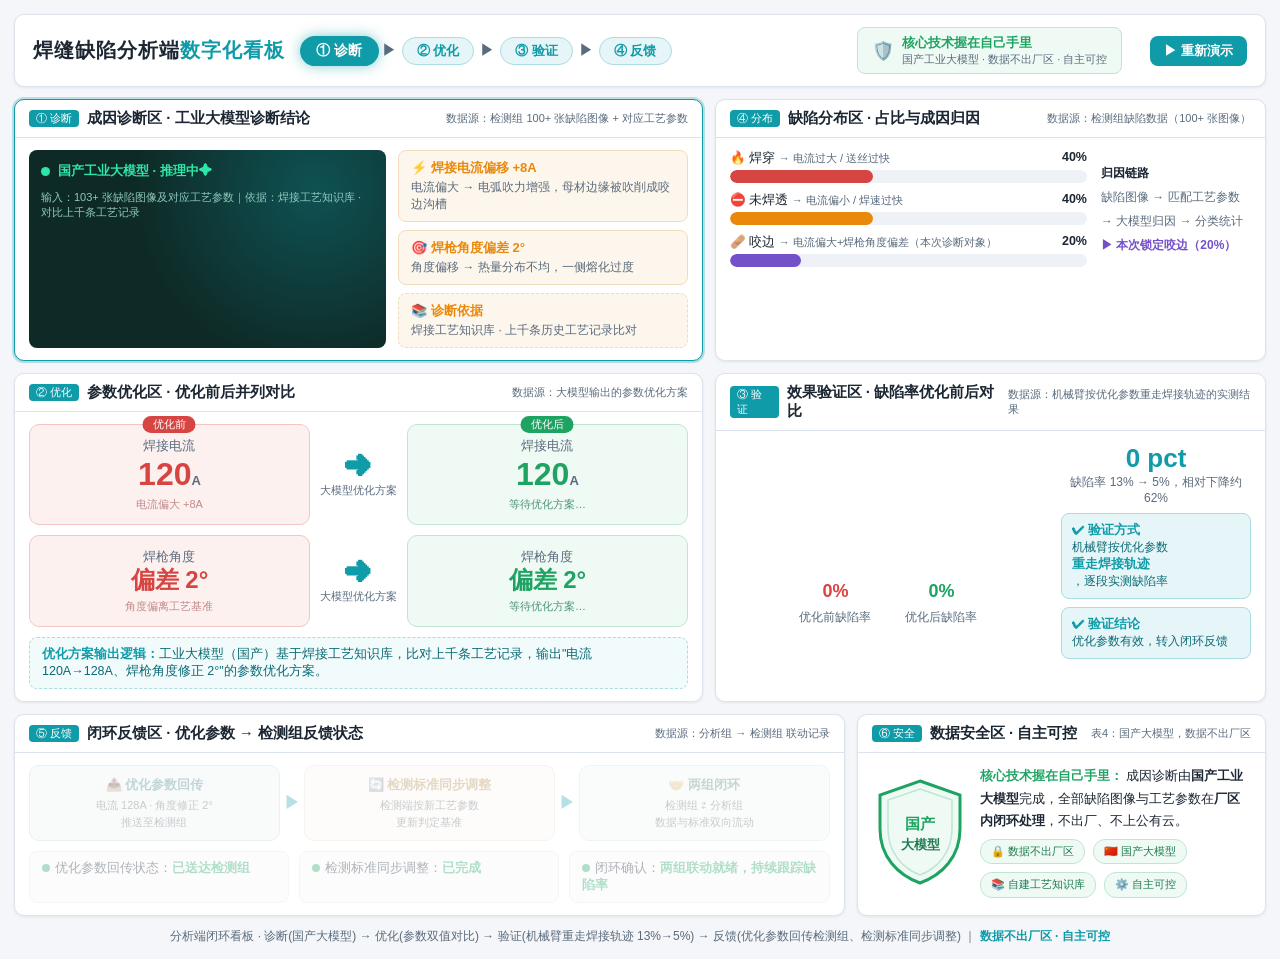
<file: weld-dashboard-modular/index.html>
<!DOCTYPE html>
<html lang="zh-CN">
<head>
<meta charset="UTF-8">
<meta name="viewport" content="width=device-width, initial-scale=1.0">
<title>焊缝缺陷分析端数字化看板 · 诊断→优化→验证→反馈闭环</title>
<link rel="stylesheet" href="css/style.css">
</head>
<body>

<!-- 顶栏：诊断→优化→验证→反馈 闭环 + 自主可控 -->
<div class="topbar">
  <h1>焊缝缺陷分析端<span>数字化看板</span></h1>
  <div class="loop">
    <span class="node">① 诊断</span><span class="arrow">▶</span>
    <span class="node">② 优化</span><span class="arrow">▶</span>
    <span class="node">③ 验证</span><span class="arrow">▶</span>
    <span class="node">④ 反馈</span>
  </div>
  <div class="sovereign">
    <span class="flag">🛡️</span>
    <span><b>核心技术握在自己手里<small>国产工业大模型 · 数据不出厂区 · 自主可控</small></b></span>
  </div>
  <button class="replay" id="replayBtn">▶ 重新演示</button>
</div>

<div class="grid">
  <!-- ① 成因诊断区 -->
  <div class="panel">
    <h2><span class="tag">① 诊断</span>成因诊断区 · 工业大模型诊断结论<span class="src">数据源：检测组 100+ 张缺陷图像 + 对应工艺参数</span></h2>
    <div class="body">
      <div class="diag">
        <div class="llm-box">
          <div class="hd"><span class="pulse"></span><span class="status-txt" id="llmStatus">国产工业大模型 · 推理中<span class="stream">✦</span></span></div>
          <div class="concl" id="concl"></div>
          <div class="meta">输入：<span id="imgCnt">0</span> 张缺陷图像及对应工艺参数｜依据：焊接工艺知识库 · 对比上千条工艺记录</div>
        </div>
        <div class="diag-kv">
          <div class="cause"><div class="c1">⚡ 焊接电流偏移 +8A</div><div class="c2">电流偏大 → 电弧吹力增强，母材边缘被吹削成咬边沟槽</div></div>
          <div class="cause"><div class="c1">🎯 焊枪角度偏差 2°</div><div class="c2">角度偏移 → 热量分布不均，一侧熔化过度</div></div>
          <div class="cause" style="border-style:dashed"><div class="c1">📚 诊断依据</div><div class="c2">焊接工艺知识库 · 上千条历史工艺记录比对</div></div>
        </div>
      </div>
    </div>
  </div>

  <!-- ④ 缺陷分布区 -->
  <div class="panel">
    <h2><span class="tag">④ 分布</span>缺陷分布区 · 占比与成因归因<span class="src">数据源：检测组缺陷数据（100+ 张图像）</span></h2>
    <div class="body">
      <div class="dist">
        <div class="dbar">
          <div class="row"><div class="name"><span>🔥 焊穿 <span class="cause-tag">→ 电流过大 / 送丝过快</span></span><b>40%</b></div>
            <div class="track"><div class="fill" style="width:40%;background:#d64541"></div></div></div>
          <div class="row"><div class="name"><span>⛔ 未焊透 <span class="cause-tag">→ 电流偏小 / 焊速过快</span></span><b>40%</b></div>
            <div class="track"><div class="fill" style="width:40%;background:#e8890c"></div></div></div>
          <div class="row"><div class="name"><span>🩹 咬边 <span class="cause-tag">→ 电流偏大+焊枪角度偏差（本次诊断对象）</span></span><b>20%</b></div>
            <div class="track"><div class="fill" style="width:20%;background:#7451c9"></div></div></div>
        </div>
        <div class="dist-legend">
          <b>归因链路</b><br>
          缺陷图像 → 匹配工艺参数<br>
          → 大模型归因 → 分类统计<br>
          <span style="color:var(--purple);font-weight:bold">▶ 本次锁定咬边（20%）</span>
        </div>
      </div>
    </div>
  </div>
</div>

<div class="grid">
  <!-- ② 参数优化区 -->
  <div class="panel">
    <h2><span class="tag">② 优化</span>参数优化区 · 优化前后并列对比<span class="src">数据源：大模型输出的参数优化方案</span></h2>
    <div class="body">
      <div class="duo">
        <div class="pcard before">
          <span class="chip">优化前</span>
          <div class="pt">焊接电流</div>
          <div class="pv">120<small class="pu">A</small></div>
          <div class="pe">电流偏大 +8A</div>
        </div>
        <div class="duo-arrow" id="arrow1"><div class="a">➜</div><div class="d">大模型优化方案</div></div>
        <div class="pcard after" id="card1">
          <span class="chip">优化后</span>
          <div class="pt">焊接电流</div>
          <div class="pv"><span id="pvCurrent">120</span><small class="pu">A</small></div>
          <div class="pe" id="peCurrent">等待优化方案…</div>
        </div>
      </div>
      <div class="duo" style="margin-top:10px">
        <div class="pcard before">
          <div class="pt">焊枪角度</div>
          <div class="pv" style="font-size:24px">偏差 2°</div>
          <div class="pe">角度偏离工艺基准</div>
        </div>
        <div class="duo-arrow" id="arrow2"><div class="a">➜</div><div class="d">大模型优化方案</div></div>
        <div class="pcard after" id="card2">
          <div class="pt">焊枪角度</div>
          <div class="pv" style="font-size:24px"><span id="pvAngle">偏差 2°</span></div>
          <div class="pe" id="peAngle">等待优化方案…</div>
        </div>
      </div>
      <div class="opt-note"><b>优化方案输出逻辑：</b>工业大模型（国产）基于焊接工艺知识库，比对上千条工艺记录，输出"电流 120A→128A、焊枪角度修正 2°"的参数优化方案。</div>
    </div>
  </div>

  <!-- ③ 效果验证区 -->
  <div class="panel">
    <h2><span class="tag">③ 验证</span>效果验证区 · 缺陷率优化前后对比<span class="src">数据源：机械臂按优化参数重走焊接轨迹的实测结果</span></h2>
    <div class="body">
      <div class="val-flex">
        <div class="rate-compare">
          <div class="rcol b4"><div class="bar" id="barBefore"><span class="v" id="vBefore">0%</span></div><div class="cap">优化前缺陷率</div></div>
          <div class="rcol af"><div class="bar" id="barAfter"><span class="v" id="vAfter">0%</span></div><div class="cap">优化后缺陷率</div></div>
        </div>
        <div class="val-side">
          <div class="drop"><span id="dropNum">0</span> pct<small>缺陷率 13% → 5%，相对下降约 62%</small></div>
          <div class="val-chip"><b>✔ 验证方式</b>机械臂按优化参数<b>重走焊接轨迹</b>，逐段实测缺陷率</div>
          <div class="val-chip"><b>✔ 验证结论</b>优化参数有效，转入闭环反馈</div>
        </div>
      </div>
    </div>
  </div>
</div>

<div class="grid3">
  <!-- ⑤ 闭环反馈区 -->
  <div class="panel" style="grid-column:1/3">
    <h2><span class="tag">⑤ 反馈</span>闭环反馈区 · 优化参数 → 检测组反馈状态<span class="src">数据源：分析组 → 检测组 联动记录</span></h2>
    <div class="body">
      <div class="loopflow">
        <div class="lf-node lf-1" id="lf1"><div class="t">📤 优化参数回传</div><div class="d">电流 128A · 角度修正 2°<br>推送至检测组</div></div>
        <div class="lf-a" id="lfa1">▶</div>
        <div class="lf-node lf-2" id="lf2"><div class="t">🔄 检测标准同步调整</div><div class="d">检测端按新工艺参数<br>更新判定基准</div></div>
        <div class="lf-a" id="lfa2">▶</div>
        <div class="lf-node lf-3" id="lf3"><div class="t">🤝 两组闭环</div><div class="d">检测组 ⇄ 分析组<br>数据与标准双向流动</div></div>
      </div>
      <div class="sync">
        <div class="sync-item" id="sync1"><span class="blink-ok"></span>优化参数回传状态：<span class="ok">已送达检测组</span></div>
        <div class="sync-item" id="sync2"><span class="blink-ok"></span>检测标准同步调整：<span class="ok">已完成</span></div>
        <div class="sync-item" id="sync3"><span class="blink-ok"></span>闭环确认：<span class="ok">两组联动就绪，持续跟踪缺陷率</span></div>
      </div>
    </div>
  </div>

  <!-- ⑥ 数据安全区 -->
  <div class="panel">
    <h2><span class="tag">⑥ 安全</span>数据安全区 · 自主可控<span class="src">表4：国产大模型，数据不出厂区</span></h2>
    <div class="body">
      <div class="sec">
        <svg class="shield" viewBox="0 0 96 110">
          <path d="M48 4 L88 18 V52 C88 80 70 98 48 106 C26 98 8 80 8 52 V18 Z"
            fill="#eefaf3" stroke="#1fa363" stroke-width="3"/>
          <path d="M48 12 L80 23 V52 C80 75 66 91 48 98 C30 91 16 75 16 52 V23 Z"
            fill="none" stroke="#bfe6d2" stroke-width="1.5"/>
          <text x="48" y="52" text-anchor="middle" style="font-size:15px;font-weight:800;fill:#1fa363">国产</text>
          <text x="48" y="72" text-anchor="middle" style="font-size:13px;font-weight:bold;fill:#1f7a52">大模型</text>
        </svg>
        <div class="sec-txt">
          <span class="hl">核心技术握在自己手里：</span>
          成因诊断由<b>国产工业大模型</b>完成，全部缺陷图像与工艺参数在<b>厂区内闭环处理</b>，不出厂、不上公有云。
          <div class="badges">
            <span class="badge">🔒 数据不出厂区</span>
            <span class="badge">🇨🇳 国产大模型</span>
            <span class="badge">📚 自建工艺知识库</span>
            <span class="badge">⚙️ 自主可控</span>
          </div>
        </div>
      </div>
    </div>
  </div>
</div>

<div class="foot">分析端闭环看板 · 诊断(国产大模型) → 优化(参数双值对比) → 验证(机械臂重走焊接轨迹 13%→5%) → 反馈(优化参数回传检测组、检测标准同步调整) ｜ <b>数据不出厂区 · 自主可控</b></div>

<script type="module">
  import { init } from './js/dashboard.js';
  init();
</script>
</body>
</html>
</file>
<file: weld-dashboard-modular/css/style.css>
/* ================================================================
 * 焊缝缺陷分析端数字化看板 - 样式表
 * ================================================================ */

:root {
  --bg: #f4f6f9; --panel: #ffffff; --border: #dde3ec; --ink: #1c2733; --ink2: #5a6b7d;
  --blue: #1f6fd6; --green: #1fa363; --red: #d64541; --orange: #e8890c; --purple: #7451c9;
  --teal: #0f9ba8; --shadow: 0 1px 3px rgba(28, 39, 51, .08);
}
* { margin: 0; padding: 0; box-sizing: border-box; font-family: "Microsoft YaHei", "PingFang SC", sans-serif; }
body { background: var(--bg); color: var(--ink); padding: 14px; font-size: 14px; }

/* ===== 顶栏 ===== */
.topbar {
  background: var(--panel); border: 1px solid var(--border); border-radius: 10px;
  padding: 12px 18px; display: flex; align-items: center; gap: 18px; box-shadow: var(--shadow); flex-wrap: wrap;
}
.topbar h1 { font-size: 20px; letter-spacing: 1px; }
.topbar h1 span { color: var(--teal); }
.loop { display: flex; align-items: center; gap: 6px; }
.loop .node {
  background: #e6f6f8; color: var(--teal); border: 1px solid #aadce3; border-radius: 20px;
  padding: 4px 14px; font-weight: bold; font-size: 13px;
}
.loop .arrow { color: var(--ink2); font-weight: bold; }
.sovereign {
  margin-left: auto; display: flex; align-items: center; gap: 8px;
  background: #eefaf3; border: 1px solid #bfe6d2; border-radius: 8px; padding: 6px 14px;
}
.sovereign .flag { font-size: 18px; }
.sovereign b { color: var(--green); font-size: 13px; }
.sovereign small { display: block; color: var(--ink2); font-weight: normal; font-size: 11px; }

.grid { display: grid; grid-template-columns: 1.25fr 1fr; gap: 12px; margin-top: 12px; }
.grid3 { display: grid; grid-template-columns: 1fr 1fr 1fr; gap: 12px; margin-top: 12px; }
.panel {
  background: var(--panel); border: 1px solid var(--border); border-radius: 10px;
  box-shadow: var(--shadow); overflow: hidden;
}
.panel h2 {
  font-size: 15px; padding: 9px 14px; border-bottom: 1px solid var(--border);
  display: flex; align-items: center; gap: 8px;
}
.panel h2 .tag { font-size: 11px; color: #fff; background: var(--teal); border-radius: 4px; padding: 1px 7px; font-weight: normal; }
.panel h2 .src { margin-left: auto; font-size: 11px; color: var(--ink2); font-weight: normal; }
.body { padding: 12px 14px; }

/* ===== ① 成因诊断区 ===== */
.diag { display: flex; gap: 12px; }
.llm-box { flex: 1.15; background: #0e2a26; border-radius: 8px; padding: 12px; color: #d8f3ec; position: relative; overflow: hidden; }
.llm-box::before {
  content: ""; position: absolute; inset: 0;
  background: radial-gradient(circle at 80% 20%, rgba(15, 155, 168, .35), transparent 55%);
}
.llm-box .hd { display: flex; align-items: center; gap: 8px; font-size: 13px; font-weight: bold; color: #7fe3d2; position: relative; }
.llm-box .hd .pulse { width: 9px; height: 9px; border-radius: 50%; background: #2ee6a8; animation: blink 1s infinite; }
@keyframes blink { 50% { opacity: .25; } }
.llm-box .concl { margin-top: 10px; font-size: 14px; line-height: 1.8; position: relative; }
.llm-box .concl b { color: #ffb64d; }
.llm-box .meta { margin-top: 8px; font-size: 11px; color: #8fc9be; position: relative; }
.diag-kv { flex: 1; display: flex; flex-direction: column; gap: 8px; }
.cause { background: #fdf6ec; border: 1px solid #f0dcb8; border-radius: 8px; padding: 8px 12px; }
.cause .c1 { font-weight: bold; color: var(--orange); font-size: 13px; }
.cause .c2 { font-size: 12px; color: var(--ink2); margin-top: 2px; }
.cause b { color: var(--red); }

/* ===== ② 参数优化区：双值卡并列对比 ===== */
.duo { display: grid; grid-template-columns: 1fr auto 1fr; gap: 10px; align-items: stretch; }
.pcard { border-radius: 10px; padding: 12px; text-align: center; position: relative; }
.pcard .pt { font-size: 13px; color: var(--ink2); }
.pcard .pv { font-size: 32px; font-weight: 800; line-height: 1.2; }
.pcard .pu { font-size: 13px; color: var(--ink2); }
.pcard .pe { font-size: 11px; margin-top: 4px; }
.pcard.before { background: #fdf1f0; border: 1px solid #f3c6c4; }
.pcard.before .pv { color: var(--red); }
.pcard.before .pe { color: #c08a88; }
.pcard.after { background: #eefaf3; border: 1px solid #bfe6d2; }
.pcard.after .pv { color: var(--green); }
.pcard.after .pe { color: #4d9377; }
.pcard .chip {
  position: absolute; top: -9px; left: 50%; transform: translateX(-50%);
  font-size: 11px; color: #fff; border-radius: 10px; padding: 1px 10px;
}
.pcard.before .chip { background: var(--red); }
.pcard.after .chip { background: var(--green); }
.duo-arrow { align-self: center; text-align: center; color: var(--teal); }
.duo-arrow .a { font-size: 26px; font-weight: 800; }
.duo-arrow .d { font-size: 11px; color: var(--ink2); }
.opt-note {
  margin-top: 10px; background: #f2fbfc; border: 1px dashed #aadce3; border-radius: 8px;
  padding: 8px 12px; font-size: 12.5px; color: #0b6a74;
}
.opt-note b { color: var(--teal); }

/* ===== ③ 效果验证区 ===== */
.val-flex { display: flex; gap: 14px; align-items: center; }
.rate-compare { flex: 1; display: flex; align-items: flex-end; justify-content: center; gap: 34px; height: 150px; }
.rcol { text-align: center; }
.rcol .bar { width: 64px; margin: 0 auto; border-radius: 6px 6px 0 0; position: relative; }
.rcol .bar .v { position: absolute; top: -22px; left: 0; right: 0; font-size: 18px; font-weight: 800; }
.rcol.b4 .bar { height: 130px; background: linear-gradient(180deg, #f0857f, #d64541); }
.rcol.b4 .v { color: var(--red); }
.rcol.af .bar { height: 50px; background: linear-gradient(180deg, #5fd0a2, #1fa363); }
.rcol.af .v { color: var(--green); }
.rcol .cap { margin-top: 6px; font-size: 12px; color: var(--ink2); }
.val-side { width: 190px; display: flex; flex-direction: column; gap: 8px; }
.val-chip { background: #e6f6f8; border: 1px solid #aadce3; border-radius: 8px; padding: 8px 10px; font-size: 12px; color: #0b6a74; }
.val-chip b { color: var(--teal); display: block; font-size: 12.5px; }
.drop { font-size: 26px; font-weight: 800; color: var(--teal); text-align: center; }
.drop small { font-size: 12px; color: var(--ink2); font-weight: normal; display: block; }

/* ===== ④ 缺陷分布区 ===== */
.dist { display: flex; gap: 14px; align-items: center; }
.dbar { flex: 1.2; display: flex; flex-direction: column; gap: 9px; }
.dbar .row .name { display: flex; justify-content: space-between; font-size: 12.5px; margin-bottom: 3px; }
.dbar .track { height: 13px; background: #eef1f6; border-radius: 7px; overflow: hidden; }
.dbar .fill { height: 100%; border-radius: 7px; }
.cause-tag { font-size: 11px; color: var(--ink2); }
.dist-legend { width: 150px; font-size: 12px; line-height: 2; color: var(--ink2); }
.dist-legend b { color: var(--ink); }

/* ===== ⑤ 闭环反馈区 ===== */
.loopflow { display: flex; align-items: stretch; gap: 0; }
.lf-node { flex: 1; border-radius: 10px; padding: 10px 8px; text-align: center; position: relative; }
.lf-node .t { font-weight: bold; font-size: 13px; }
.lf-node .d { font-size: 11px; color: var(--ink2); margin-top: 3px; line-height: 1.5; }
.lf-a { display: flex; align-items: center; padding: 0 4px; color: var(--teal); font-weight: 800; font-size: 16px; }
.lf-1 { background: #e6f6f8; border: 1px solid #aadce3; } .lf-1 .t { color: var(--teal); }
.lf-2 { background: #fff7e8; border: 1px solid #f0dcb8; } .lf-2 .t { color: var(--orange); }
.lf-3 { background: #eefaf3; border: 1px solid #bfe6d2; } .lf-3 .t { color: var(--green); }
.sync { margin-top: 10px; display: flex; gap: 10px; }
.sync-item { flex: 1; background: #f7f9fc; border: 1px solid var(--border); border-radius: 8px; padding: 8px 12px; font-size: 12.5px; }
.sync-item b { color: var(--teal); }
.sync-item .ok { color: var(--green); font-weight: bold; }
.blink-ok {
  display: inline-block; width: 8px; height: 8px; border-radius: 50%; background: var(--green);
  margin-right: 5px; animation: blink 1.2s infinite;
}

/* ===== ⑥ 数据安全区 ===== */
.sec { display: flex; gap: 12px; align-items: center; }
.shield { width: 96px; height: 110px; flex-shrink: 0; }
.sec-txt { flex: 1; font-size: 12.5px; line-height: 1.8; }
.sec-txt .hl { color: var(--green); font-weight: bold; }
.badges { display: flex; gap: 8px; margin-top: 6px; flex-wrap: wrap; }
.badge {
  font-size: 11px; background: #eefaf3; border: 1px solid #bfe6d2; color: #1f7a52;
  border-radius: 12px; padding: 2px 10px;
}

.foot { margin-top: 12px; text-align: center; font-size: 12px; color: var(--ink2); }
.foot b { color: var(--teal); }

/* ===== 演示动画 ===== */
.replay {
  margin-left: 10px; background: var(--teal); color: #fff; border: none; border-radius: 8px;
  padding: 6px 14px; font-size: 13px; font-weight: bold; cursor: pointer;
}
.replay:hover { background: #0b7c86; }
.loop .node { transition: all .4s; }
.loop .node.active {
  background: var(--teal); color: #fff; border-color: var(--teal);
  box-shadow: 0 0 12px rgba(15, 155, 168, .5); transform: scale(1.08);
}
.loop .node.done { background: #d3eef2; color: #0b6a74; }
.loop .arrow { transition: color .4s; }
.loop .arrow.active { color: var(--teal); }
.panel .body { transition: box-shadow .5s; }
.panel.stage-active { border-color: var(--teal); box-shadow: 0 0 0 2px rgba(15, 155, 168, .25), var(--shadow); }
/* 大模型打字机 */
.caret { display: inline-block; width: 8px; background: #2ee6a8; margin-left: 2px; animation: blink .8s steps(1) infinite; }
.llm-box .status-txt { color: #2ee6a8; }
/* 箭头脉冲 */
.duo-arrow .a { transition: transform .3s, color .3s; }
.duo-arrow.pulse .a { transform: scale(1.5); color: var(--green); }
.pcard.after { transition: transform .5s, box-shadow .5s; }
.pcard.after.pop { transform: translateY(-6px); box-shadow: 0 4px 14px rgba(31, 163, 99, .35); }
/* 验证柱动画 */
.rcol .bar { transition: height 1.4s cubic-bezier(.4, 0, .2, 1); height: 0; }
/* 闭环节点点亮 */
.lf-node { opacity: .35; filter: grayscale(.6); transition: all .6s; }
.lf-node.lit {
  opacity: 1; filter: none; transform: translateY(-3px);
  box-shadow: 0 4px 12px rgba(15, 155, 168, .25);
}
.lf-a { opacity: .3; transition: opacity .4s; }
.lf-a.lit { opacity: 1; animation: arrowMove .8s ease infinite; }
@keyframes arrowMove { 50% { transform: translateX(4px); } }
.sync-item { opacity: .35; transition: opacity .5s; }
.sync-item.done { opacity: 1; background: #eefaf3; border-color: #bfe6d2; }
/* 数据流动线（诊断输入） */
.stream { display: inline-block; animation: streamIn 1.2s ease infinite; }
@keyframes streamIn {
  0% { opacity: 0; transform: translateX(-6px); }
  50% { opacity: 1; }
  100% { opacity: 0; transform: translateX(6px); }
}
</file>
